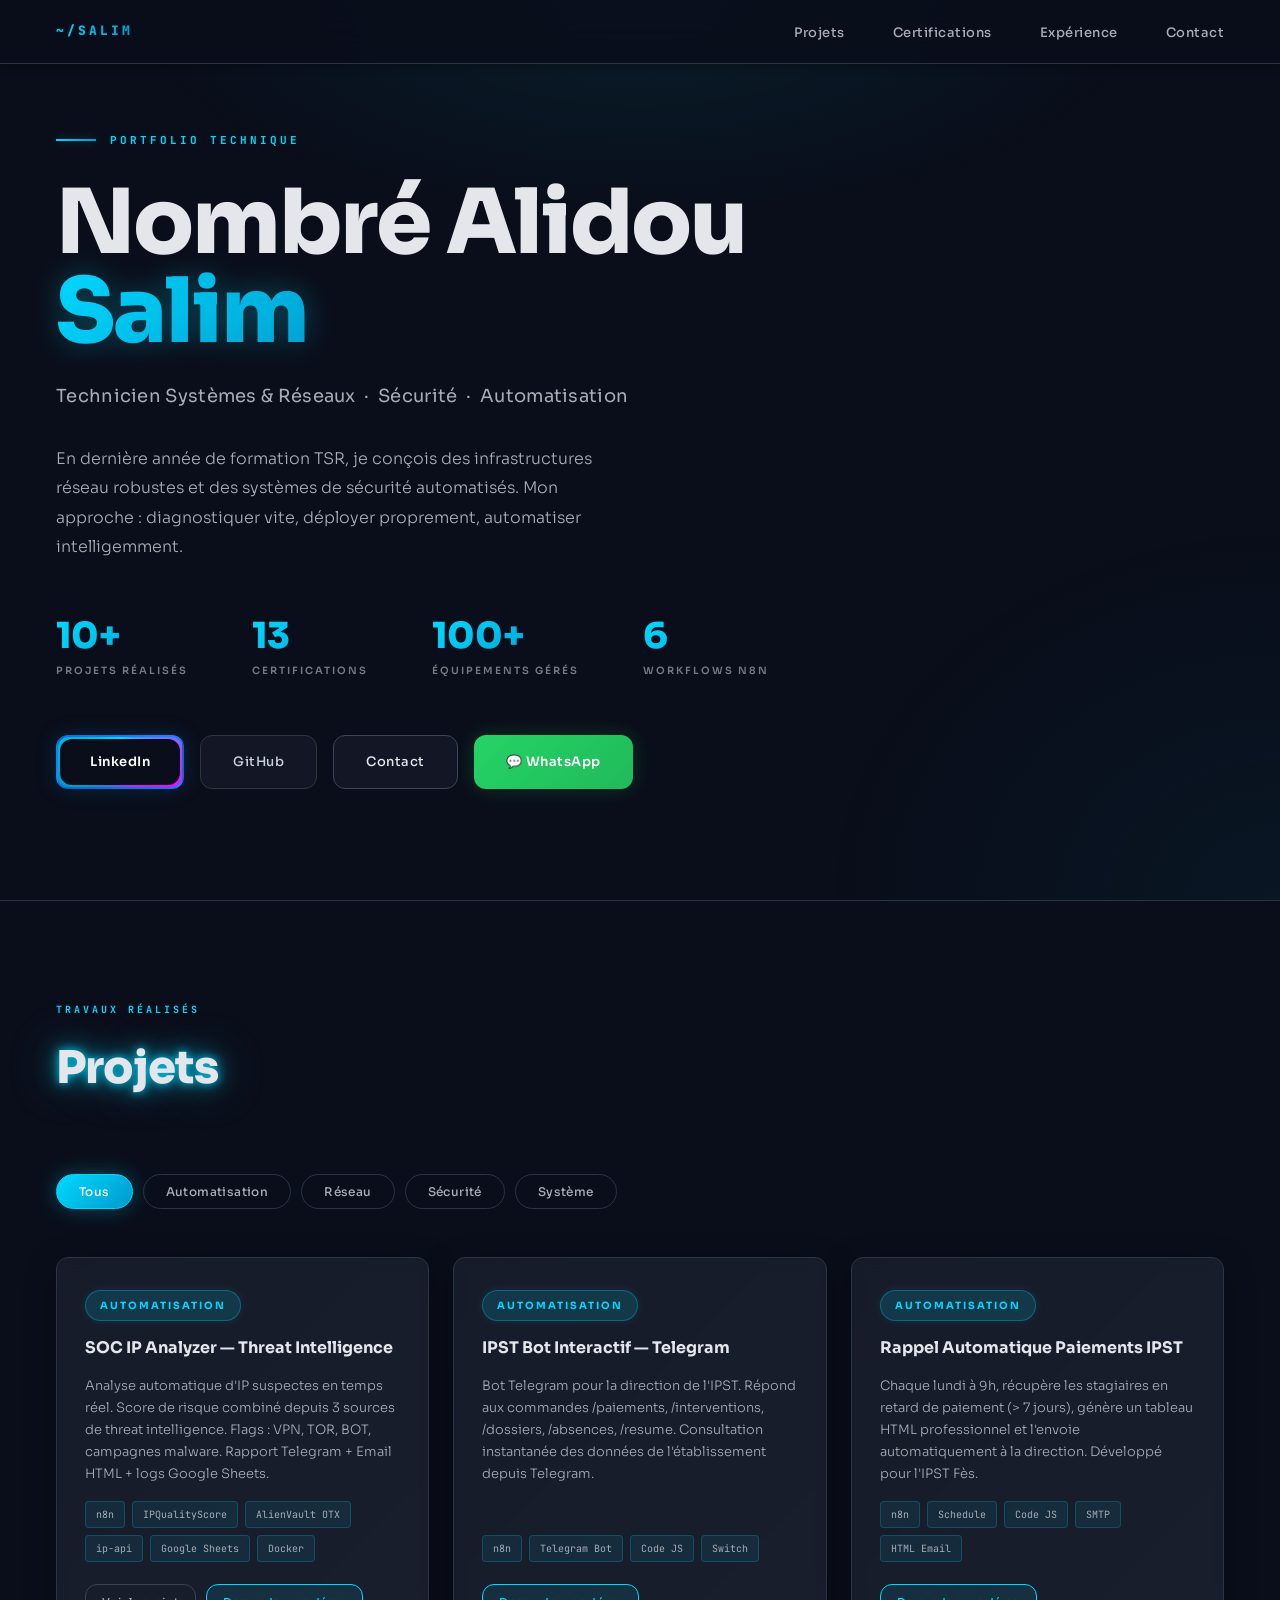
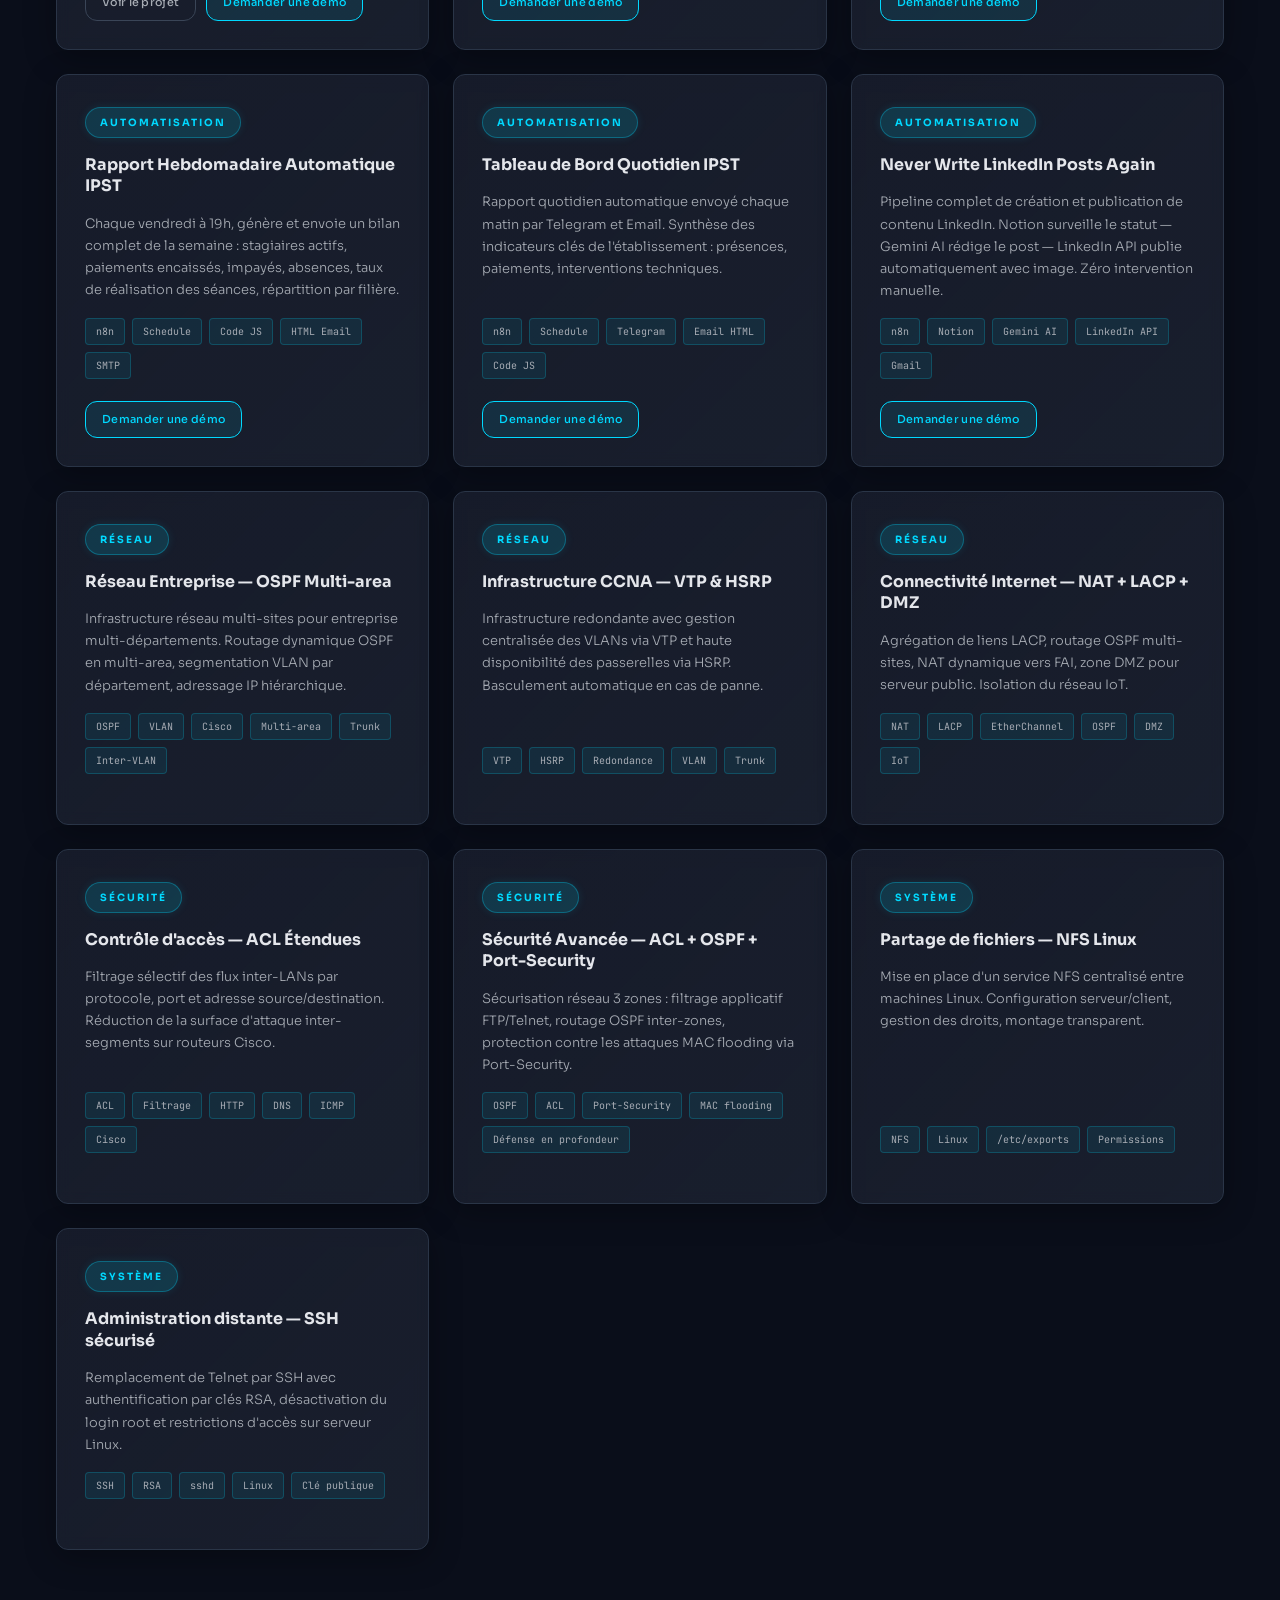
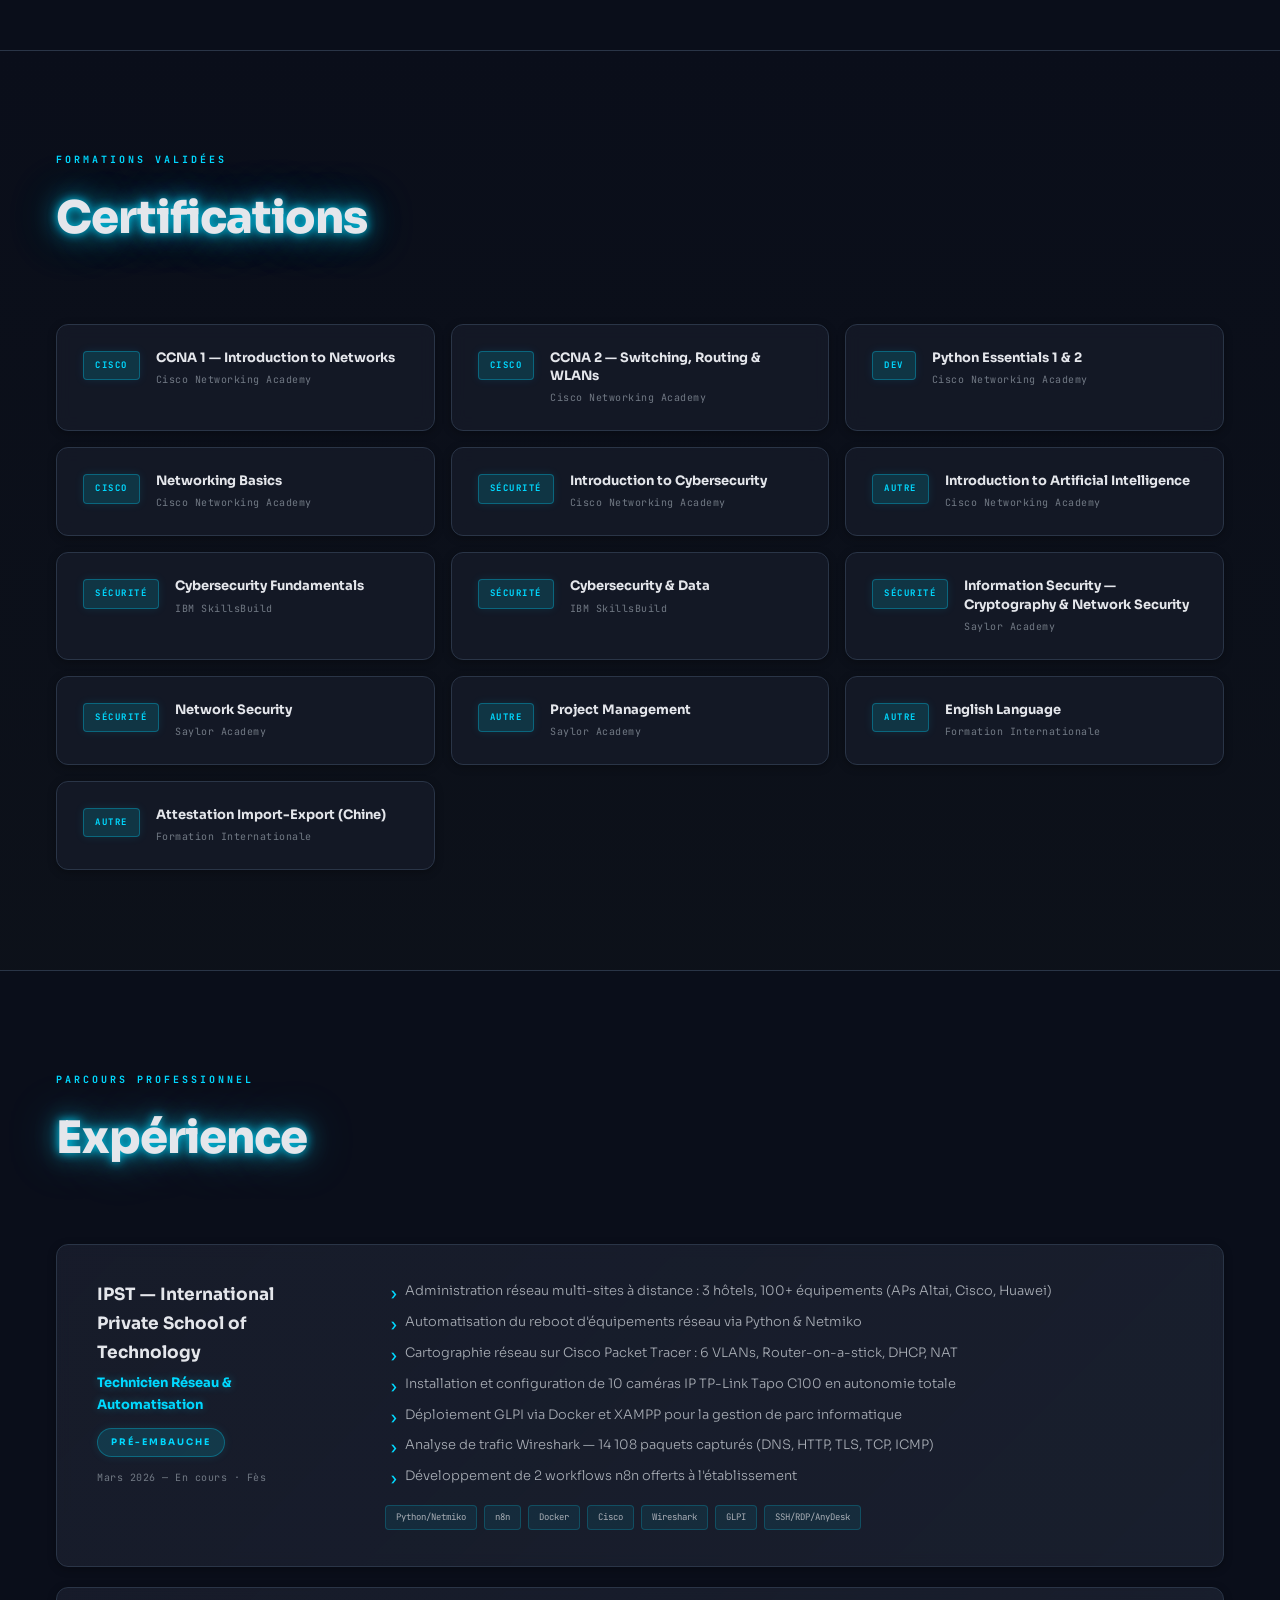
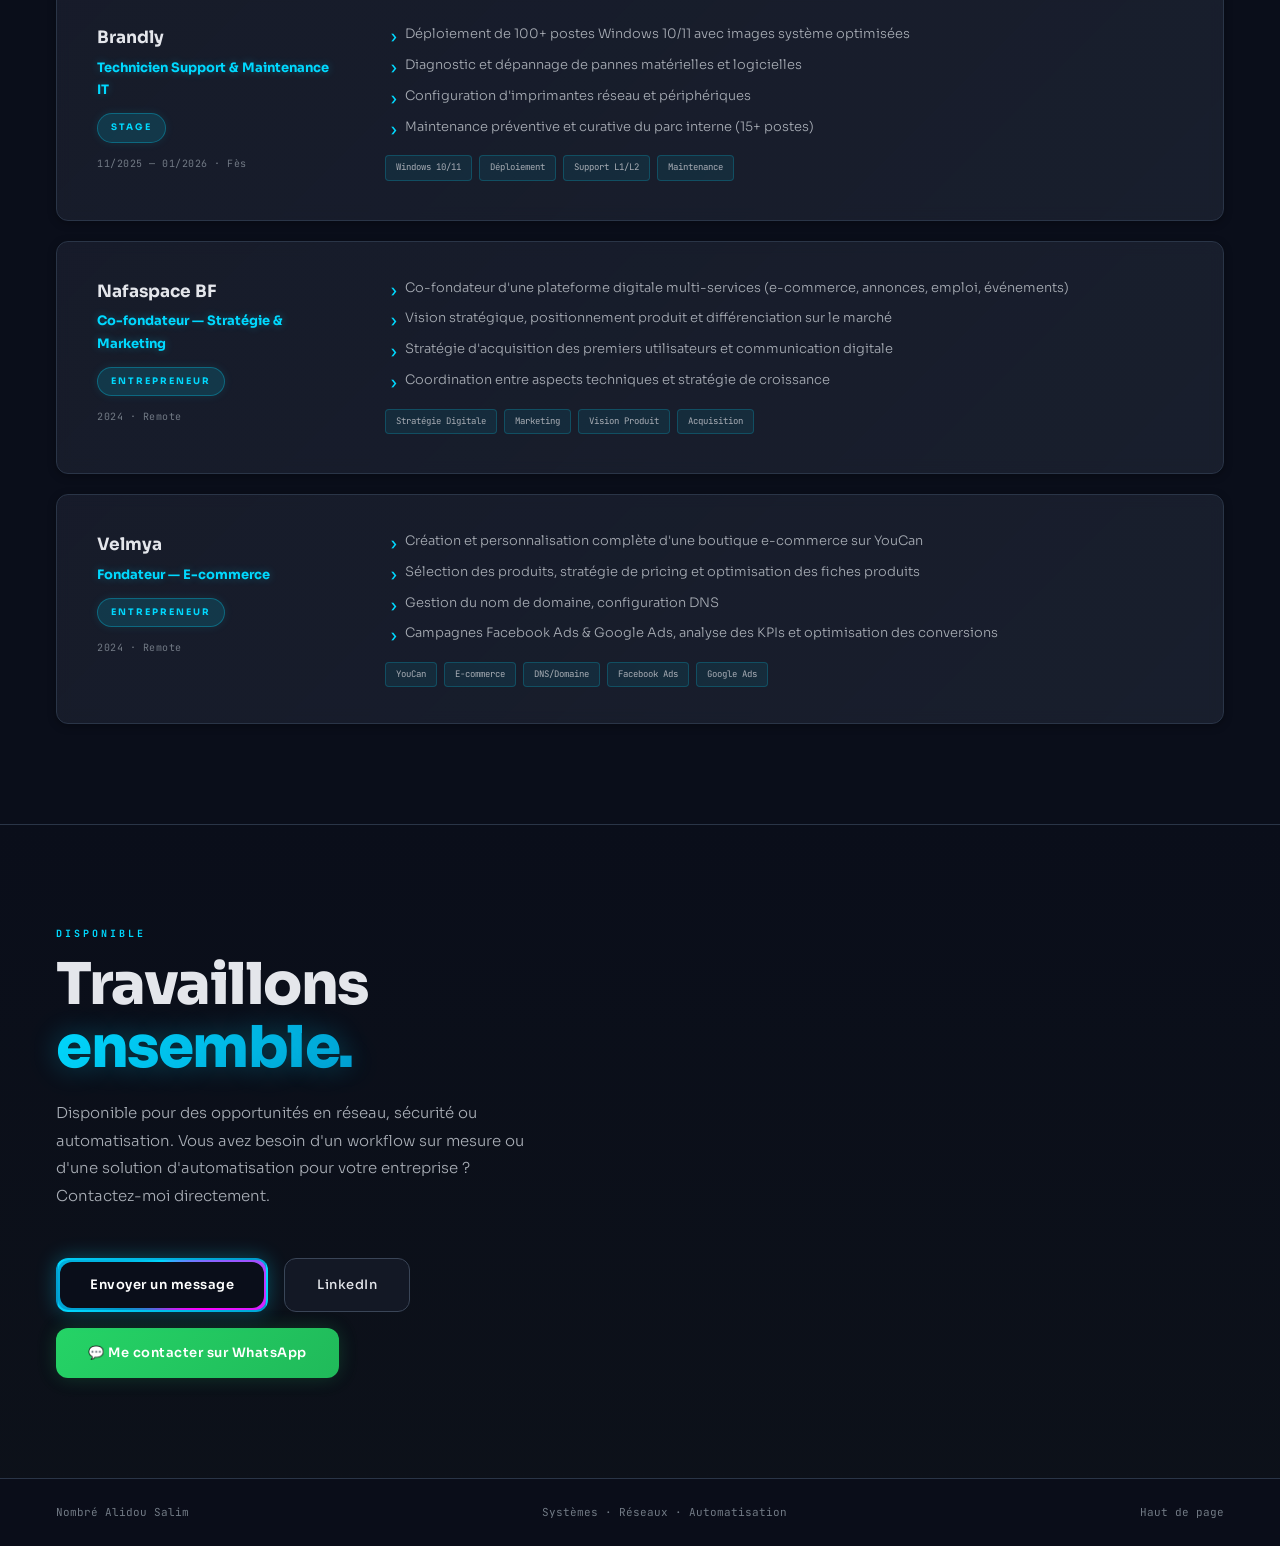
<file: index.html>
<!DOCTYPE html>
<html lang="fr">
<head>
  <meta charset="UTF-8">
  <meta name="viewport" content="width=device-width, initial-scale=1.0">
  <meta name="description" content="Nombré Alidou Salim — Technicien Systèmes & Réseaux. Infrastructure réseau, sécurité et automatisation. Fès, Maroc.">
  <title>Nombré Alidou Salim — Systèmes, Réseaux & Automatisation</title>
  <link rel="icon" type="image/svg+xml" href="data:image/svg+xml,%3Csvg xmlns='http://www.w3.org/2000/svg' viewBox='0 0 32 32'%3E%3Crect width='32' height='32' rx='5' fill='%230a0e1a'/%3E%3Ctext x='50%25' y='55%25' dominant-baseline='middle' text-anchor='middle' font-family='monospace' font-size='13' font-weight='700' fill='%233b82f6'%3ENS%3C/text%3E%3C/svg%3E">
  <link rel="stylesheet" href="style.css">
</head>
<body>
<nav>
  <div class="nav-logo"><span>~/</span>salim</div>
  <ul class="nav-links">
    <li><a href="#projects">Projets</a></li>
    <li><a href="#certifications">Certifications</a></li>
    <li><a href="#experience">Expérience</a></li>
    <li><a href="#contact">Contact</a></li>
  </ul>
  <button class="hamburger" id="hamburger" aria-label="Menu">
    <span></span><span></span><span></span>
  </button>
</nav>

<div class="mobile-menu" id="mobileMenu">
  <a href="#projects"       class="mobile-link">Projets</a>
  <a href="#certifications" class="mobile-link">Certifications</a>
  <a href="#experience"     class="mobile-link">Expérience</a>
  <a href="#contact"        class="mobile-link">Contact</a>
</div>

<section id="hero">
  <div class="hero-eyebrow">Portfolio Technique</div>
  <h1 class="hero-name">Nombré Alidou<br><span class="hl">Salim</span></h1>
  <p class="hero-role">Technicien Systèmes &amp; Réseaux &nbsp;·&nbsp; Sécurité &nbsp;·&nbsp; Automatisation</p>
  <p class="hero-bio">En dernière année de formation TSR, je conçois des infrastructures réseau robustes et des systèmes de sécurité automatisés. Mon approche : diagnostiquer vite, déployer proprement, automatiser intelligemment.</p>
  <div class="hero-stats">
    <div class="reveal"><div class="hero-stat-value">10+</div><div class="hero-stat-label">Projets réalisés</div></div>
    <div class="reveal"><div class="hero-stat-value">13</div><div class="hero-stat-label">Certifications</div></div>
    <div class="reveal"><div class="hero-stat-value">100+</div><div class="hero-stat-label">Équipements gérés</div></div>
    <div class="reveal"><div class="hero-stat-value">6</div><div class="hero-stat-label">Workflows n8n</div></div>
  </div>
  <div class="hero-links">
    <a href="https://linkedin.com/in/salim-nombre" target="_blank" rel="noopener" class="btn-primary">LinkedIn</a>
    <a href="https://github.com/Salim698"           target="_blank" rel="noopener" class="btn-outline">GitHub</a>
    <a href="https://mail.google.com/mail/?view=cm&to=salimnombre4@gmail.com&su=Contact - Portfolio" target="_blank" class="btn-outline">Contact</a>
    <!-- Hero -->
<a href="https://wa.me/22652271717" target="_blank" class="btn-whatsapp">
  💬 WhatsApp
</a>
  </div>
</section>

<section id="projects">
  <div class="section-inner">
    <div class="section-eyebrow">Travaux réalisés</div>
    <h2 class="section-title">Projets</h2>
    <div class="filter-bar"    id="filter-bar"></div>
    <div class="projects-grid" id="projects-grid"></div>
  </div>
</section>

<section id="certifications">
  <div class="section-inner">
    <div class="section-eyebrow">Formations validées</div>
    <h2 class="section-title">Certifications</h2>
    <div class="certs-grid" id="certs-grid"></div>
  </div>
</section>

<section id="experience">
  <div class="section-inner">
    <div class="section-eyebrow">Parcours professionnel</div>
    <h2 class="section-title">Expérience</h2>
    <div class="exp-list" id="exp-list"></div>
  </div>
</section>

<section id="contact">
  <div class="section-inner">
    <div class="contact-inner">
      <div class="section-eyebrow">Disponible</div>
      <h2 class="contact-title">Travaillons<br><span class="hl">ensemble.</span></h2>
      <p class="contact-sub">Disponible pour des opportunités en réseau, sécurité ou automatisation. Vous avez besoin d'un workflow sur mesure ou d'une solution d'automatisation pour votre entreprise ? Contactez-moi directement.</p>
      <div class="contact-actions">
        <a href="https://mail.google.com/mail/?view=cm&to=salimnombre4@gmail.com&su=Opportunite - Portfolio Salim" target="_blank" class="btn-primary">Envoyer un message</a>
        <a href="https://linkedin.com/in/salim-nombre" target="_blank" rel="noopener" class="btn-outline">LinkedIn</a>
        <!-- Contact -->
        <a href="https://wa.me/22652271717" target="_blank" class="btn-whatsapp">
          💬 Me contacter sur WhatsApp
        </a>
      </div>
    </div>
  </div>
</section>

<footer>
  <span>Nombré Alidou Salim</span>
  <span>Systèmes &middot; Réseaux &middot; Automatisation</span>
  <a href="#hero">Haut de page</a>
</footer>

<script>
/* ═══════════════════════════════════════════════════════
   DONNÉES — modifiez uniquement cette zone
═══════════════════════════════════════════════════════ */

var PROJECTS = [

  /* ── AUTOMATISATION n8n ──────────────────────────── */
  {
    title:   "SOC IP Analyzer — Threat Intelligence",
    cat:     "automatisation",
    tags:    ["n8n", "IPQualityScore", "AlienVault OTX", "ip-api", "Google Sheets", "Docker"],
    desc:    "Analyse automatique d'IP suspectes en temps réel. Score de risque combiné depuis 3 sources de threat intelligence. Flags : VPN, TOR, BOT, campagnes malware. Rapport Telegram + Email HTML + logs Google Sheets.",
    slug:    "soc-analyzer",
    contact: true
  },
  {
    title:   "IPST Bot Interactif — Telegram",
    cat:     "automatisation",
    tags:    ["n8n", "Telegram Bot", "Code JS", "Switch"],
    desc:    "Bot Telegram pour la direction de l'IPST. Répond aux commandes /paiements, /interventions, /dossiers, /absences, /resume. Consultation instantanée des données de l'établissement depuis Telegram.",
    slug:    "",
    contact: true
  },
  {
    title:   "Rappel Automatique Paiements IPST",
    cat:     "automatisation",
    tags:    ["n8n", "Schedule", "Code JS", "SMTP", "HTML Email"],
    desc:    "Chaque lundi à 9h, récupère les stagiaires en retard de paiement (> 7 jours), génère un tableau HTML professionnel et l'envoie automatiquement à la direction. Développé pour l'IPST Fès.",
    slug:    "",
    contact: true
  },
  {
    title:   "Rapport Hebdomadaire Automatique IPST",
    cat:     "automatisation",
    tags:    ["n8n", "Schedule", "Code JS", "HTML Email", "SMTP"],
    desc:    "Chaque vendredi à 19h, génère et envoie un bilan complet de la semaine : stagiaires actifs, paiements encaissés, impayés, absences, taux de réalisation des séances, répartition par filière.",
    slug:    "",
    contact: true
  },
  {
    title:   "Tableau de Bord Quotidien IPST",
    cat:     "automatisation",
    tags:    ["n8n", "Schedule", "Telegram", "Email HTML", "Code JS"],
    desc:    "Rapport quotidien automatique envoyé chaque matin par Telegram et Email. Synthèse des indicateurs clés de l'établissement : présences, paiements, interventions techniques.",
    slug:    "",
    contact: true
  },
  {
    title:   "Never Write LinkedIn Posts Again",
    cat:     "automatisation",
    tags:    ["n8n", "Notion", "Gemini AI", "LinkedIn API", "Gmail"],
    desc:    "Pipeline complet de création et publication de contenu LinkedIn. Notion surveille le statut — Gemini AI rédige le post — LinkedIn API publie automatiquement avec image. Zéro intervention manuelle.",
    slug:    "",
    contact: true
  },

  /* ── RÉSEAU ─────────────────────────────────────── */
  {
    title:   "Réseau Entreprise — OSPF Multi-area",
    cat:     "reseau",
    tags:    ["OSPF", "VLAN", "Cisco", "Multi-area", "Trunk", "Inter-VLAN"],
    desc:    "Infrastructure réseau multi-sites pour entreprise multi-départements. Routage dynamique OSPF en multi-area, segmentation VLAN par département, adressage IP hiérarchique.",
    slug:    "",
    contact: false
  },
  {
    title:   "Infrastructure CCNA — VTP & HSRP",
    cat:     "reseau",
    tags:    ["VTP", "HSRP", "Redondance", "VLAN", "Trunk"],
    desc:    "Infrastructure redondante avec gestion centralisée des VLANs via VTP et haute disponibilité des passerelles via HSRP. Basculement automatique en cas de panne.",
    slug:    "",
    contact: false
  },
  {
    title:   "Connectivité Internet — NAT + LACP + DMZ",
    cat:     "reseau",
    tags:    ["NAT", "LACP", "EtherChannel", "OSPF", "DMZ", "IoT"],
    desc:    "Agrégation de liens LACP, routage OSPF multi-sites, NAT dynamique vers FAI, zone DMZ pour serveur public. Isolation du réseau IoT.",
    slug:    "",
    contact: false
  },

  /* ── SÉCURITÉ ───────────────────────────────────── */
  {
    title:   "Contrôle d'accès — ACL Étendues",
    cat:     "securite",
    tags:    ["ACL", "Filtrage", "HTTP", "DNS", "ICMP", "Cisco"],
    desc:    "Filtrage sélectif des flux inter-LANs par protocole, port et adresse source/destination. Réduction de la surface d'attaque inter-segments sur routeurs Cisco.",
    slug:    "",
    contact: false
  },
  {
    title:   "Sécurité Avancée — ACL + OSPF + Port-Security",
    cat:     "securite",
    tags:    ["OSPF", "ACL", "Port-Security", "MAC flooding", "Défense en profondeur"],
    desc:    "Sécurisation réseau 3 zones : filtrage applicatif FTP/Telnet, routage OSPF inter-zones, protection contre les attaques MAC flooding via Port-Security.",
    slug:    "",
    contact: false
  },

  /* ── SYSTÈME ────────────────────────────────────── */
  {
    title:   "Partage de fichiers — NFS Linux",
    cat:     "systeme",
    tags:    ["NFS", "Linux", "/etc/exports", "Permissions"],
    desc:    "Mise en place d'un service NFS centralisé entre machines Linux. Configuration serveur/client, gestion des droits, montage transparent.",
    slug:    "",
    contact: false
  },
  {
    title:   "Administration distante — SSH sécurisé",
    cat:     "systeme",
    tags:    ["SSH", "RSA", "sshd", "Linux", "Clé publique"],
    desc:    "Remplacement de Telnet par SSH avec authentification par clés RSA, désactivation du login root et restrictions d'accès sur serveur Linux.",
    slug:    "",
    contact: false
  }

  /* ── NOUVEAU PROJET ─────────────────────────────
  ,{
    title:   "Mon nouveau projet",
    cat:     "reseau",
    tags:    ["Tag1", "Tag2"],
    desc:    "Description...",
    slug:    "",
    contact: false
  }
  ── */
];

var CERTIFICATIONS = [
  { title: "CCNA 1 — Introduction to Networks",                      issuer: "Cisco Networking Academy", cat: "cisco"    },
  { title: "CCNA 2 — Switching, Routing & WLANs",                    issuer: "Cisco Networking Academy", cat: "cisco"    },
  { title: "Python Essentials 1 & 2",                                issuer: "Cisco Networking Academy", cat: "dev"      },
  { title: "Networking Basics",                                      issuer: "Cisco Networking Academy", cat: "cisco"    },
  { title: "Introduction to Cybersecurity",                          issuer: "Cisco Networking Academy", cat: "security" },
  { title: "Introduction to Artificial Intelligence",                issuer: "Cisco Networking Academy", cat: "other"    },
  { title: "Cybersecurity Fundamentals",                             issuer: "IBM SkillsBuild",          cat: "security" },
  { title: "Cybersecurity & Data",                                   issuer: "IBM SkillsBuild",          cat: "security" },
  { title: "Information Security — Cryptography & Network Security", issuer: "Saylor Academy",           cat: "security" },
  { title: "Network Security",                                       issuer: "Saylor Academy",           cat: "security" },
  { title: "Project Management",                                     issuer: "Saylor Academy",           cat: "other"    },
  { title: "English Language",                                       issuer: "Formation Internationale", cat: "other"    },
  { title: "Attestation Import-Export (Chine)",                      issuer: "Formation Internationale", cat: "other"    }
];

var EXPERIENCE = [
  {
    company:  "IPST — International Private School of Technology",
    role:     "Technicien Réseau & Automatisation",
    type:     "Pré-embauche",
    typeCls:  "type-preembauche",
    period:   "Mars 2026 — En cours",
    location: "Fès",
    tasks: [
      "Administration réseau multi-sites à distance : 3 hôtels, 100+ équipements (APs Altai, Cisco, Huawei)",
      "Automatisation du reboot d'équipements réseau via Python & Netmiko",
      "Cartographie réseau sur Cisco Packet Tracer : 6 VLANs, Router-on-a-stick, DHCP, NAT",
      "Installation et configuration de 10 caméras IP TP-Link Tapo C100 en autonomie totale",
      "Déploiement GLPI via Docker et XAMPP pour la gestion de parc informatique",
      "Analyse de trafic Wireshark — 14 108 paquets capturés (DNS, HTTP, TLS, TCP, ICMP)",
      "Développement de 2 workflows n8n offerts à l'établissement"
    ],
    tags: ["Python/Netmiko", "n8n", "Docker", "Cisco", "Wireshark", "GLPI", "SSH/RDP/AnyDesk"]
  },
  {
    company:  "Brandly",
    role:     "Technicien Support & Maintenance IT",
    type:     "Stage",
    typeCls:  "type-stage",
    period:   "11/2025 — 01/2026",
    location: "Fès",
    tasks: [
      "Déploiement de 100+ postes Windows 10/11 avec images système optimisées",
      "Diagnostic et dépannage de pannes matérielles et logicielles",
      "Configuration d'imprimantes réseau et périphériques",
      "Maintenance préventive et curative du parc interne (15+ postes)"
    ],
    tags: ["Windows 10/11", "Déploiement", "Support L1/L2", "Maintenance"]
  },
  {
    company:  "Nafaspace BF",
    role:     "Co-fondateur — Stratégie & Marketing",
    type:     "Entrepreneur",
    typeCls:  "type-entrepreneur",
    period:   "2024",
    location: "Remote",
    tasks: [
      "Co-fondateur d'une plateforme digitale multi-services (e-commerce, annonces, emploi, événements)",
      "Vision stratégique, positionnement produit et différenciation sur le marché",
      "Stratégie d'acquisition des premiers utilisateurs et communication digitale",
      "Coordination entre aspects techniques et stratégie de croissance"
    ],
    tags: ["Stratégie Digitale", "Marketing", "Vision Produit", "Acquisition"]
  },
  {
    company:  "Velmya",
    role:     "Fondateur — E-commerce",
    type:     "Entrepreneur",
    typeCls:  "type-entrepreneur",
    period:   "2024",
    location: "Remote",
    tasks: [
      "Création et personnalisation complète d'une boutique e-commerce sur YouCan",
      "Sélection des produits, stratégie de pricing et optimisation des fiches produits",
      "Gestion du nom de domaine, configuration DNS",
      "Campagnes Facebook Ads & Google Ads, analyse des KPIs et optimisation des conversions"
    ],
    tags: ["YouCan", "E-commerce", "DNS/Domaine", "Facebook Ads", "Google Ads"]
  }
];

/* ═══════════════════════════════════════════════════════
   MOTEUR — ne pas modifier
═══════════════════════════════════════════════════════ */
var CAT_LABEL = { reseau:"Réseau", securite:"Sécurité", systeme:"Système", automatisation:"Automatisation" };
var CAT_BADGE  = { cisco:"Cisco", security:"Sécurité", dev:"Dev", cloud:"Cloud", other:"Autre" };
var CAT_CLS    = { cisco:"badge-cisco", security:"badge-security", dev:"badge-dev", cloud:"badge-cloud", other:"badge-other" };
var GMAIL = "https://mail.google.com/mail/?view=cm&to=salimnombre4@gmail.com&su=";

/* filtres */
var filterBar = document.getElementById("filter-bar");
var grid      = document.getElementById("projects-grid");
var cats = ["all"];
for (var i = 0; i < PROJECTS.length; i++) {
  if (cats.indexOf(PROJECTS[i].cat) === -1) cats.push(PROJECTS[i].cat);
}
for (var j = 0; j < cats.length; j++) {
  (function(c) {
    var btn = document.createElement("button");
    btn.className = "filter-btn" + (c === "all" ? " active" : "");
    btn.textContent = c === "all" ? "Tous" : (CAT_LABEL[c] || c);
    btn.addEventListener("click", function() {
      var all = document.querySelectorAll(".filter-btn");
      for (var k = 0; k < all.length; k++) all[k].classList.remove("active");
      btn.classList.add("active");
      renderProjects(c);
    });
    filterBar.appendChild(btn);
  })(cats[j]);
}

function renderProjects(filter) {
  grid.innerHTML = "";
  var list = [];
  for (var i = 0; i < PROJECTS.length; i++) {
    if (filter === "all" || PROJECTS[i].cat === filter) list.push(PROJECTS[i]);
  }
  for (var i = 0; i < list.length; i++) {
    var p = list[i];
    var tagsHtml = "";
    for (var t = 0; t < p.tags.length; t++) tagsHtml += "<span class='project-tag'>" + p.tags[t] + "</span>";
    var actionsHtml = "";
    if (p.slug) actionsHtml += "<a href='projects/" + p.slug + "/' class='btn-card btn-card-outline'>Voir le projet</a>";
    if (p.contact) actionsHtml += "<a href='" + GMAIL + "Demande demo - " + encodeURIComponent(p.title) + "' target='_blank' class='btn-card btn-card-contact'>Demander une démo</a>";
    var card = document.createElement("div");
    card.className = "project-card reveal";
    card.innerHTML =
      "<div><span class='project-cat cat-" + p.cat + "'>" + (CAT_LABEL[p.cat] || p.cat) + "</span></div>" +
      "<div class='project-title'>" + p.title + "</div>" +
      "<div class='project-desc'>"  + p.desc  + "</div>" +
      "<div class='project-tags'>"  + tagsHtml + "</div>" +
      "<div class='project-actions'>" + actionsHtml + "</div>";
    grid.appendChild(card);
  }
  setTimeout(function() {
    var cards = grid.querySelectorAll(".reveal");
    for (var i = 0; i < cards.length; i++) cards[i].classList.add("visible");
  }, 60);
}
renderProjects("all");

/* certifications */
var certsGrid = document.getElementById("certs-grid");
for (var i = 0; i < CERTIFICATIONS.length; i++) {
  var c = CERTIFICATIONS[i];
  var card = document.createElement("div");
  card.className = "cert-card reveal";
  card.innerHTML =
    "<span class='cert-badge " + (CAT_CLS[c.cat] || "badge-other") + "'>" + (CAT_BADGE[c.cat] || "Autre") + "</span>" +
    "<div><div class='cert-title'>" + c.title + "</div><div class='cert-issuer'>" + c.issuer + "</div></div>";
  certsGrid.appendChild(card);
}

/* expérience */
var expList = document.getElementById("exp-list");
for (var i = 0; i < EXPERIENCE.length; i++) {
  var x = EXPERIENCE[i];
  var tasksHtml = "";
  for (var t = 0; t < x.tasks.length; t++) tasksHtml += "<li>" + x.tasks[t] + "</li>";
  var tagsHtml = "";
  for (var t = 0; t < x.tags.length; t++) tagsHtml += "<span class='exp-tag'>" + x.tags[t] + "</span>";
  var card = document.createElement("div");
  card.className = "exp-card reveal";
  card.innerHTML =
    "<div class='exp-meta'>" +
      "<div class='exp-company'>" + x.company + "</div>" +
      "<div class='exp-role'>" + x.role + "</div>" +
      "<span class='exp-type-badge " + x.typeCls + "'>" + x.type + "</span>" +
      "<div class='exp-period'>" + x.period + " &middot; " + x.location + "</div>" +
    "</div>" +
    "<div><ul class='exp-tasks'>" + tasksHtml + "</ul><div class='exp-tags'>" + tagsHtml + "</div></div>";
  expList.appendChild(card);
}

/* hamburger */
var hamburger  = document.getElementById("hamburger");
var mobileMenu = document.getElementById("mobileMenu");
hamburger.addEventListener("click", function() {
  var open = hamburger.classList.toggle("open");
  if (open) { mobileMenu.classList.add("open"); document.body.style.overflow = "hidden"; }
  else { mobileMenu.classList.remove("open"); document.body.style.overflow = ""; }
});
var mobileLinks = document.querySelectorAll(".mobile-link");
for (var i = 0; i < mobileLinks.length; i++) {
  mobileLinks[i].addEventListener("click", function() {
    hamburger.classList.remove("open");
    mobileMenu.classList.remove("open");
    document.body.style.overflow = "";
  });
}

/* reveal */
var obs = new IntersectionObserver(function(entries) {
  for (var i = 0; i < entries.length; i++) {
    if (entries[i].isIntersecting) {
      (function(el, idx) {
        setTimeout(function() { el.classList.add("visible"); }, idx * 70);
      })(entries[i].target, i);
      obs.unobserve(entries[i].target);
    }
  }
}, { threshold: 0.05 });
function observeAll() {
  var els = document.querySelectorAll(".reveal");
  for (var i = 0; i < els.length; i++) {
    var r = els[i].getBoundingClientRect();
    if (r.top < window.innerHeight) els[i].classList.add("visible");
    else obs.observe(els[i]);
  }
}
window.addEventListener("load", observeAll);
observeAll();

</script>
  
</body>
</html>
</file>
<file: style.css>
@import url('https://fonts.googleapis.com/css2?family=Sora:wght@300;400;500;600;700;800&family=JetBrains+Mono:wght@400;500&display=swap');

/* ══════════════════════════════════════════════════════════
   VARIABLES CSS & PROPRIÉTÉS PERSONNALISÉES
   ══════════════════════════════════════════════════════════ */
:root {
  --bg:             #0a0e1a;
  --bg-light:       #0f1419;
  --surface:        #1a1f2e;
  --surface2:       #232a3a;
  --border:         #2a3547;
  --border2:        #3a4557;

  --text-primary:   #e4e6eb;
  --text-secondary: #a8adb5;
  --text-muted:     #727a85;

  --accent:         #00d9ff;
  --accent-alt:     #00a8e8;
  --accent-glow:    rgba(0, 217, 255, 0.3);
  
  --gradient-1:     linear-gradient(135deg, #00d9ff 0%, #0099cc 100%);
  --gradient-2:     linear-gradient(135deg, #00d9ff 0%, #ff00ff 100%);
  --gradient-3:     linear-gradient(135deg, #0099cc 0%, #00d9ff 50%, #ff00ff 100%);

  --mono:           'JetBrains Mono', monospace;
  --sans:           'Sora', sans-serif;
  --r:              12px;

  --shadow-sm:      0 2px 8px rgba(0, 0, 0, 0.3);
  --shadow-md:      0 8px 24px rgba(0, 217, 255, 0.15);
  --shadow-lg:      0 20px 48px rgba(0, 217, 255, 0.2);
  --shadow-xl:      0 32px 64px rgba(0, 0, 0, 0.4);
}

/* ══════════════════════════════════════════════════════════
   RESET & BASE
   ══════════════════════════════════════════════════════════ */
*, *::before, *::after {
  margin: 0;
  padding: 0;
  box-sizing: border-box;
}

html {
  scroll-behavior: smooth;
  scroll-padding-top: 70px;
}

body {
  font-family: var(--sans);
  background: var(--bg);
  color: var(--text-primary);
  line-height: 1.7;
  overflow-x: hidden;
  position: relative;
}

/* Arrière-plan dynamique animé */
body::before {
  content: '';
  position: fixed;
  inset: 0;
  background:
    radial-gradient(ellipse 80% 50% at 50% 0%, rgba(0, 217, 255, 0.08) 0%, transparent 50%),
    radial-gradient(ellipse 60% 70% at 100% 100%, rgba(0, 153, 204, 0.06) 0%, transparent 60%);
  pointer-events: none;
  z-index: 0;
  animation: bgShift 12s ease-in-out infinite;
}

@keyframes bgShift {
  0%, 100% {
    background:
      radial-gradient(ellipse 80% 50% at 50% 0%, rgba(0, 217, 255, 0.08) 0%, transparent 50%),
      radial-gradient(ellipse 60% 70% at 100% 100%, rgba(0, 153, 204, 0.06) 0%, transparent 60%);
  }
  50% {
    background:
      radial-gradient(ellipse 70% 60% at 50% 10%, rgba(0, 217, 255, 0.1) 0%, transparent 55%),
      radial-gradient(ellipse 70% 60% at 90% 90%, rgba(0, 153, 204, 0.08) 0%, transparent 65%);
  }
}

a {
  color: inherit;
  text-decoration: none;
}

img {
  display: block;
  max-width: 100%;
}

button {
  font-family: var(--sans);
  border: none;
  background: none;
  cursor: pointer;
}

/* ══════════════════════════════════════════════════════════
   NAVIGATION
   ══════════════════════════════════════════════════════════ */
nav {
  position: fixed;
  top: 0;
  left: 0;
  right: 0;
  z-index: 100;
  height: 64px;
  padding: 0 56px;
  display: flex;
  align-items: center;
  justify-content: space-between;
  background: rgba(10, 14, 26, 0.85);
  backdrop-filter: blur(16px);
  border-bottom: 1px solid var(--border);
  box-shadow: var(--shadow-sm);
}

.nav-logo {
  font-family: var(--mono);
  font-size: 13px;
  letter-spacing: 3px;
  text-transform: uppercase;
  background: var(--gradient-1);
  -webkit-background-clip: text;
  -webkit-text-fill-color: transparent;
  background-clip: text;
  font-weight: 800;
  position: relative;
}

.nav-logo span {
  color: var(--text-muted);
}

.nav-links {
  display: flex;
  gap: 48px;
  list-style: none;
}

.nav-links a {
  font-size: 13px;
  font-weight: 500;
  color: var(--text-secondary);
  letter-spacing: 0.5px;
  transition: all 0.3s cubic-bezier(0.4, 0, 0.2, 1);
  position: relative;
  padding-bottom: 4px;
}

.nav-links a::after {
  content: '';
  position: absolute;
  bottom: -4px;
  left: 0;
  width: 0;
  height: 2px;
  background: var(--gradient-1);
  transition: width 0.4s cubic-bezier(0.4, 0, 0.2, 1);
}

.nav-links a:hover {
  color: var(--accent);
}

.nav-links a:hover::after {
  width: 100%;
}

.hamburger {
  display: none;
  flex-direction: column;
  gap: 5px;
  padding: 4px;
}

.hamburger span {
  display: block;
  width: 20px;
  height: 2px;
  background: var(--accent);
  transition: all 0.3s;
  border-radius: 1px;
}

.hamburger.open span:nth-child(1) {
  transform: translateY(6.5px) rotate(45deg);
}

.hamburger.open span:nth-child(2) {
  opacity: 0;
}

.hamburger.open span:nth-child(3) {
  transform: translateY(-6.5px) rotate(-45deg);
}

.mobile-menu {
  position: fixed;
  inset: 0;
  background: rgba(10, 14, 26, 0.98);
  z-index: 90;
  display: flex;
  flex-direction: column;
  align-items: center;
  justify-content: center;
  gap: 32px;
  transform: translateX(100%);
  transition: transform 0.35s cubic-bezier(0.4, 0, 0.2, 1);
}

.mobile-menu.open {
  transform: translateX(0);
}

.mobile-menu a {
  font-size: 20px;
  font-weight: 600;
  color: var(--accent);
  transition: all 0.2s;
}

.mobile-menu a:hover {
  color: #00ffff;
}

/* ══════════════════════════════════════════════════════════
   HERO SECTION
   ══════════════════════════════════════════════════════════ */
#hero {
  position: relative;
  z-index: 1;
  min-height: 100vh;
  display: flex;
  flex-direction: column;
  justify-content: center;
  padding: 100px 56px 80px;
  max-width: 1000px;
}

.hero-eyebrow {
  font-family: var(--mono);
  font-size: 11px;
  letter-spacing: 3px;
  text-transform: uppercase;
  color: var(--accent);
  margin-bottom: 28px;
  display: flex;
  align-items: center;
  gap: 14px;
  font-weight: 700;
  animation: slideInLeft 0.8s ease-out;
}

.hero-eyebrow::before {
  content: '';
  display: block;
  width: 40px;
  height: 2px;
  background: var(--gradient-1);
  box-shadow: 0 0 10px var(--accent-glow);
}

.hero-name {
  font-size: clamp(56px, 7vw, 92px);
  font-weight: 800;
  line-height: 1.0;
  letter-spacing: -2px;
  margin-bottom: 24px;
  color: var(--text-primary);
  animation: slideInUp 0.8s ease-out 0.1s both;
}

.hero-name .hl {
  background: var(--gradient-1);
  -webkit-background-clip: text;
  -webkit-text-fill-color: transparent;
  background-clip: text;
  text-shadow: 0 0 30px var(--accent-glow);
}

.hero-role {
  font-size: 18px;
  font-weight: 400;
  color: var(--text-secondary);
  margin-bottom: 32px;
  letter-spacing: 0.3px;
  animation: slideInUp 0.8s ease-out 0.2s both;
}

.hero-bio {
  font-size: 16px;
  color: var(--text-secondary);
  max-width: 580px;
  line-height: 1.85;
  margin-bottom: 56px;
  font-weight: 300;
  animation: slideInUp 0.8s ease-out 0.3s both;
}

.hero-stats {
  display: flex;
  gap: 64px;
  margin-bottom: 56px;
  flex-wrap: wrap;
  animation: slideInUp 0.8s ease-out 0.4s both;
}

.hero-stat-value {
  font-size: 36px;
  font-weight: 800;
  background: var(--gradient-1);
  -webkit-background-clip: text;
  -webkit-text-fill-color: transparent;
  background-clip: text;
  line-height: 1;
}

.hero-stat-label {
  font-size: 10px;
  font-weight: 600;
  letter-spacing: 2px;
  text-transform: uppercase;
  color: var(--text-muted);
  margin-top: 8px;
}

.hero-links {
  display: flex;
  gap: 16px;
  flex-wrap: wrap;
  animation: slideInUp 0.8s ease-out 0.5s both;
}

/* ══════════════════════════════════════════════════════════
   ANIMATIONS KEYFRAMES
   ══════════════════════════════════════════════════════════ */
@keyframes slideInLeft {
  from {
    opacity: 0;
    transform: translateX(-32px);
  }
  to {
    opacity: 1;
    transform: translateX(0);
  }
}

@keyframes slideInUp {
  from {
    opacity: 0;
    transform: translateY(28px);
  }
  to {
    opacity: 1;
    transform: translateY(0);
  }
}

@keyframes gradientRotate {
  0% {
    background-position: 0% 50%;
  }
  50% {
    background-position: 100% 50%;
  }
  100% {
    background-position: 0% 50%;
  }
}

@keyframes glow {
  0%, 100% {
    box-shadow:
      0 0 20px var(--accent-glow),
      0 0 40px rgba(0, 217, 255, 0.1),
      inset 0 0 20px rgba(0, 217, 255, 0.05);
  }
  50% {
    box-shadow:
      0 0 30px var(--accent-glow),
      0 0 60px rgba(0, 217, 255, 0.15),
      inset 0 0 30px rgba(0, 217, 255, 0.1);
  }
}

@keyframes float {
  0%, 100% {
    transform: translateY(0px);
  }
  50% {
    transform: translateY(-8px);
  }
}

/* ══════════════════════════════════════════════════════════
   BUTTONS - SUPER STYLISÉS
   ══════════════════════════════════════════════════════════ */
.btn-primary {
  display: inline-flex;
  align-items: center;
  gap: 8px;
  padding: 14px 32px;
  position: relative;
  border: 2px solid transparent;
  font-size: 13px;
  font-weight: 600;
  letter-spacing: 0.5px;
  border-radius: var(--r);
  cursor: pointer;
  overflow: hidden;
  transition: all 0.3s cubic-bezier(0.4, 0, 0.2, 1);
  z-index: 1;
}

.btn-primary::before {
  content: '';
  position: absolute;
  top: -50%;
  left: -50%;
  width: 200%;
  height: 200%;
  background: conic-gradient(from 0deg, #00d9ff, #ff00ff, #0099cc, #00d9ff);
  animation: gradientRotate 4s linear infinite;
  z-index: -2;
}

.btn-primary::after {
  content: '';
  position: absolute;
  inset: 2px;
  background: var(--bg);
  border-radius: var(--r);
  z-index: -1;
}

.btn-primary {
  background: var(--gradient-1);
  color: #fff;
  box-shadow: 0 0 20px var(--accent-glow), inset 0 1px 0 rgba(255, 255, 255, 0.1);
}

.btn-primary:hover {
  transform: translateY(-3px) scale(1.02);
  box-shadow: 0 0 40px var(--accent-glow), 0 12px 32px rgba(0, 217, 255, 0.25);
}

.btn-primary:active {
  transform: translateY(-1px) scale(1);
}

/* LinkedIn - Couleur officielle visible (hero + contact) */
a.btn-primary[href*="linkedin"],
.contact-actions a.btn-primary[href*="linkedin"],
.hero-links a.btn-primary[href*="linkedin"] {
  background: linear-gradient(135deg, #0A66C2 0%, #0a8cff 100%) !important;
  color: #fff !important;
  box-shadow: 0 0 20px rgba(10, 102, 194, 0.25) !important;
}

a.btn-primary[href*="linkedin"]:hover,
.contact-actions a.btn-primary[href*="linkedin"]:hover,
.hero-links a.btn-primary[href*="linkedin"]:hover {
  box-shadow: 0 0 40px rgba(10, 102, 194, 0.5), 0 12px 32px rgba(10, 102, 194, 0.35) !important;
  transform: translateY(-3px) scale(1.02);
}

.btn-outline {
  display: inline-flex;
  align-items: center;
  gap: 8px;
  padding: 14px 32px;
  border: 1.5px solid var(--border2);
  color: var(--text-primary);
  font-size: 13px;
  font-weight: 500;
  letter-spacing: 0.5px;
  border-radius: var(--r);
  background: rgba(26, 31, 46, 0.6);
  backdrop-filter: blur(8px);
  transition: all 0.3s cubic-bezier(0.4, 0, 0.2, 1);
  cursor: pointer;
  position: relative;
  overflow: hidden;
}

.btn-outline::before {
  content: '';
  position: absolute;
  inset: 0;
  background: var(--gradient-1);
  opacity: 0;
  transition: opacity 0.3s;
  z-index: -1;
}

.btn-outline:hover {
  border-color: var(--accent);
  color: #fff;
  transform: translateY(-3px);
  box-shadow: 0 0 30px var(--accent-glow), var(--shadow-md);
}

.btn-outline:hover::before {
  opacity: 0.1;
}

/* GitHub - Couleur officielle */
a.btn-outline[href*="github"] {
  border-color: #30363d;
  color: #c9d1d9;
}

a.btn-outline[href*="github"]:hover {
  border-color: #58a6ff;
  color: #c9d1d9;
  background: rgba(88, 166, 255, 0.1);
  box-shadow: 0 0 30px rgba(88, 166, 255, 0.2);
}

.btn-whatsapp {
  display: inline-flex;
  align-items: center;
  gap: 8px;
  padding: 14px 32px;
  background: linear-gradient(135deg, #25d366 0%, #20ba5a 100%);
  color: #fff;
  font-size: 13px;
  font-weight: 600;
  letter-spacing: 0.5px;
  border-radius: var(--r);
  cursor: pointer;
  transition: all 0.3s cubic-bezier(0.4, 0, 0.2, 1);
  box-shadow: 0 0 20px rgba(37, 211, 102, 0.2);
}

.btn-whatsapp:hover {
  transform: translateY(-3px) scale(1.02);
  box-shadow: 0 0 40px rgba(37, 211, 102, 0.4), 0 12px 32px rgba(37, 211, 102, 0.25);
}

/* ══════════════════════════════════════════════════════════
   SECTIONS
   ══════════════════════════════════════════════════════════ */
section {
  position: relative;
  z-index: 1;
}

.section-inner {
  max-width: 1200px;
  margin: 0 auto;
}

.section-eyebrow {
  font-family: var(--mono);
  font-size: 10px;
  letter-spacing: 3px;
  text-transform: uppercase;
  color: var(--accent);
  margin-bottom: 12px;
  font-weight: 700;
}

.section-title {
  font-size: clamp(32px, 3.5vw, 48px);
  font-weight: 800;
  letter-spacing: -1px;
  margin-bottom: 52px;
  color: var(--text-primary);
  position: relative;
  display: inline-block;
  padding-bottom: 16px;
  animation: float 3s ease-in-out infinite, titleGlow 3s ease-in-out infinite;
  text-shadow:
    0 0 10px rgba(0, 217, 255, 0.9),
    0 0 25px rgba(0, 217, 255, 0.6),
    0 0 50px rgba(0, 217, 255, 0.35),
    0 0 80px rgba(0, 217, 255, 0.15);
}

@keyframes titleGlow {
  0%, 100% {
    text-shadow:
      0 0 10px rgba(0, 217, 255, 0.9),
      0 0 25px rgba(0, 217, 255, 0.6),
      0 0 50px rgba(0, 217, 255, 0.35),
      0 0 80px rgba(0, 217, 255, 0.15);
    color: var(--text-primary);
  }
  50% {
    text-shadow:
      0 0 15px rgba(0, 217, 255, 1),
      0 0 35px rgba(0, 217, 255, 0.8),
      0 0 70px rgba(0, 217, 255, 0.5),
      0 0 120px rgba(0, 217, 255, 0.25),
      0 0 160px rgba(0, 217, 255, 0.1);
    color: #ffffff;
  }
}

/* ══════════════════════════════════════════════════════════
   CURSEUR PERSONNALISÉ
   ══════════════════════════════════════════════════════════ */
.cursor-dot {
  position: fixed;
  top: 0; left: 0;
  width: 8px; height: 8px;
  background: var(--accent);
  border-radius: 50%;
  pointer-events: none;
  z-index: 9999;
  transform: translate(-50%, -50%);
  transition: transform 0.1s ease, background 0.2s;
  box-shadow: 0 0 10px var(--accent), 0 0 20px rgba(0, 217, 255, 0.5);
}

.cursor-ring {
  position: fixed;
  top: 0; left: 0;
  width: 36px; height: 36px;
  border: 1.5px solid rgba(0, 217, 255, 0.6);
  border-radius: 50%;
  pointer-events: none;
  z-index: 9998;
  transform: translate(-50%, -50%);
  transition: width 0.2s ease, height 0.2s ease, border-color 0.2s;
}

.cursor-ring.hovering {
  width: 52px; height: 52px;
  border-color: var(--accent);
  box-shadow: 0 0 15px rgba(0, 217, 255, 0.3);
}

.cursor-dot.clicking {
  transform: translate(-50%, -50%) scale(0.4);
  background: #fff;
}

.section-title::after {
  content: '';
  position: absolute;
  bottom: 0;
  left: 0;
  width: 0;
  height: 3px;
  background: var(--gradient-1);
  box-shadow: 0 0 15px var(--accent-glow);
  transition: width 0.6s cubic-bezier(0.25, 0.46, 0.45, 0.94);
  border-radius: 2px;
}

.section-title:hover::after {
  width: 100%;
}

/* ══════════════════════════════════════════════════════════
   PROJECTS
   ══════════════════════════════════════════════════════════ */
#projects {
  padding: 100px 56px;
  border-top: 1px solid var(--border);
}

.filter-bar {
  display: flex;
  gap: 10px;
  flex-wrap: wrap;
  margin-bottom: 48px;
}

.filter-btn {
  font-size: 12px;
  font-weight: 500;
  letter-spacing: 0.4px;
  padding: 9px 22px;
  border: 1.5px solid var(--border);
  color: var(--text-secondary);
  border-radius: 100px;
  cursor: pointer;
  transition: all 0.3s cubic-bezier(0.4, 0, 0.2, 1);
  background: transparent;
}

.filter-btn:hover {
  border-color: var(--accent);
  color: var(--accent);
  background: rgba(0, 217, 255, 0.1);
  transform: translateY(-2px);
  box-shadow: 0 0 15px rgba(0, 217, 255, 0.2);
}

.filter-btn.active {
  border-color: var(--accent);
  color: #fff;
  background: var(--gradient-1);
  box-shadow: 0 0 20px var(--accent-glow);
}

.projects-grid {
  display: grid;
  grid-template-columns: repeat(auto-fill, minmax(360px, 1fr));
  gap: 24px;
}

.project-card {
  background: linear-gradient(135deg, rgba(26, 31, 46, 0.8) 0%, rgba(35, 42, 58, 0.6) 100%);
  border: 1px solid var(--border);
  border-radius: var(--r);
  padding: 32px 28px 28px;
  display: flex;
  flex-direction: column;
  gap: 16px;
  backdrop-filter: blur(8px);
  box-shadow: 0 8px 32px rgba(0, 0, 0, 0.3);
  transition: all 0.3s cubic-bezier(0.4, 0, 0.2, 1);
  position: relative;
  overflow: hidden;
}

.project-card::before {
  content: '';
  position: absolute;
  inset: 0;
  background: radial-gradient(circle at 0% 0%, rgba(0, 217, 255, 0.1) 0%, transparent 50%);
  opacity: 0;
  transition: opacity 0.3s;
  pointer-events: none;
}

.project-card::after {
  content: '';
  position: absolute;
  top: 0;
  left: 0;
  right: 0;
  height: 1px;
  background: linear-gradient(90deg, transparent 0%, var(--accent) 50%, transparent 100%);
  transform: scaleX(0);
  transform-origin: left;
  transition: transform 0.4s cubic-bezier(0.4, 0, 0.2, 1);
}

.project-card:hover {
  border-color: var(--accent);
  transform: translateY(-6px);
  box-shadow: 0 0 30px var(--accent-glow), 0 20px 40px rgba(0, 0, 0, 0.4);
}

.project-card:hover::before {
  opacity: 1;
}

.project-card:hover::after {
  transform: scaleX(1);
}

.project-cat {
  font-size: 10px;
  font-weight: 700;
  letter-spacing: 2px;
  text-transform: uppercase;
  padding: 6px 14px;
  border-radius: 100px;
  display: inline-block;
  width: fit-content;
  background: rgba(0, 217, 255, 0.15);
  color: var(--accent);
  border: 1px solid rgba(0, 217, 255, 0.3);
  box-shadow: 0 0 10px rgba(0, 217, 255, 0.1);
}

.project-title {
  font-size: 16px;
  font-weight: 700;
  color: var(--text-primary);
  line-height: 1.35;
  transition: all 0.3s;
}

.project-card:hover .project-title {
  color: var(--accent);
  text-shadow: 0 0 10px var(--accent-glow);
}

.project-desc {
  font-size: 13px;
  color: var(--text-secondary);
  line-height: 1.7;
  flex: 1;
  font-weight: 300;
}

.project-tags {
  display: flex;
  flex-wrap: wrap;
  gap: 7px;
}

.project-tag {
  font-family: var(--mono);
  font-size: 10px;
  padding: 4px 10px;
  background: rgba(0, 217, 255, 0.08);
  border: 1px solid rgba(0, 217, 255, 0.2);
  color: var(--text-secondary);
  border-radius: 4px;
  transition: all 0.2s;
}

.project-tag:hover {
  border-color: var(--accent);
  color: var(--accent);
  background: rgba(0, 217, 255, 0.15);
  box-shadow: 0 0 10px rgba(0, 217, 255, 0.1);
}

.project-actions {
  display: flex;
  gap: 10px;
  flex-wrap: wrap;
  margin-top: 6px;
}

.btn-card {
  font-size: 11px;
  font-weight: 500;
  letter-spacing: 0.3px;
  padding: 8px 16px;
  border-radius: var(--r);
  cursor: pointer;
  transition: all 0.2s;
}

.btn-card-outline {
  border: 1.5px solid var(--border2);
  color: var(--text-secondary);
  background: transparent;
}

.btn-card-outline:hover {
  border-color: var(--accent);
  color: var(--accent);
  background: rgba(0, 217, 255, 0.1);
  box-shadow: 0 0 15px rgba(0, 217, 255, 0.1);
}

.btn-card-contact {
  border: 1.5px solid var(--accent);
  color: var(--accent);
  background: rgba(0, 217, 255, 0.1);
}

.btn-card-contact:hover {
  background: var(--gradient-1);
  color: #fff;
  border-color: var(--accent);
  box-shadow: 0 0 20px var(--accent-glow);
}

/* ══════════════════════════════════════════════════════════
   CERTIFICATIONS
   ══════════════════════════════════════════════════════════ */
#certifications {
  padding: 100px 56px;
  background: linear-gradient(180deg, rgba(10, 14, 26, 0.5) 0%, rgba(15, 20, 25, 0.5) 100%);
  border-top: 1px solid var(--border);
}

.certs-grid {
  display: grid;
  grid-template-columns: repeat(auto-fill, minmax(310px, 1fr));
  gap: 16px;
}

.cert-card {
  display: flex;
  align-items: flex-start;
  gap: 16px;
  padding: 24px 26px;
  background: rgba(26, 31, 46, 0.6);
  border: 1px solid var(--border);
  border-radius: var(--r);
  backdrop-filter: blur(8px);
  box-shadow: var(--shadow-sm);
  transition: all 0.3s cubic-bezier(0.4, 0, 0.2, 1);
  position: relative;
  overflow: hidden;
}

.cert-card::before {
  content: '';
  position: absolute;
  inset: 0;
  background: linear-gradient(135deg, rgba(0, 217, 255, 0.05) 0%, transparent 100%);
  opacity: 0;
  transition: opacity 0.3s;
}

.cert-card:hover {
  border-color: var(--accent);
  box-shadow: 0 0 25px var(--accent-glow), 0 8px 24px rgba(0, 0, 0, 0.3);
  transform: translateY(-3px);
}

.cert-card:hover::before {
  opacity: 1;
}

.cert-badge {
  font-family: var(--mono);
  font-size: 9px;
  font-weight: 700;
  letter-spacing: 1.5px;
  text-transform: uppercase;
  padding: 6px 11px;
  border-radius: 4px;
  flex-shrink: 0;
  margin-top: 2px;
  white-space: nowrap;
  background: rgba(0, 217, 255, 0.15);
  color: var(--accent);
  border: 1px solid rgba(0, 217, 255, 0.3);
  box-shadow: 0 0 10px rgba(0, 217, 255, 0.1);
}

.cert-title {
  font-size: 13px;
  font-weight: 700;
  color: var(--text-primary);
  line-height: 1.4;
  margin-bottom: 4px;
}

.cert-issuer {
  font-family: var(--mono);
  font-size: 10px;
  color: var(--text-muted);
  letter-spacing: 0.5px;
}

/* ══════════════════════════════════════════════════════════
   EXPERIENCE
   ══════════════════════════════════════════════════════════ */
#experience {
  padding: 100px 56px;
  border-top: 1px solid var(--border);
}

.exp-list {
  display: flex;
  flex-direction: column;
  gap: 20px;
}

.exp-card {
  background: linear-gradient(135deg, rgba(26, 31, 46, 0.8) 0%, rgba(35, 42, 58, 0.6) 100%);
  border: 1px solid var(--border);
  border-radius: var(--r);
  padding: 36px 40px;
  display: grid;
  grid-template-columns: 240px 1fr;
  gap: 48px;
  backdrop-filter: blur(8px);
  box-shadow: var(--shadow-sm);
  transition: all 0.3s cubic-bezier(0.4, 0, 0.2, 1);
  position: relative;
  overflow: hidden;
}

.exp-card::before {
  content: '';
  position: absolute;
  left: 0;
  top: 0;
  bottom: 0;
  width: 3px;
  background: var(--gradient-1);
  opacity: 0;
  box-shadow: 0 0 15px var(--accent-glow);
  transition: opacity 0.3s;
}

.exp-card:hover {
  border-color: var(--accent);
  box-shadow: 0 0 30px var(--accent-glow), 0 12px 32px rgba(0, 0, 0, 0.3);
  transform: translateY(-3px);
}

.exp-card:hover::before {
  opacity: 1;
}

.exp-company {
  font-size: 17px;
  font-weight: 700;
  color: var(--text-primary);
  margin-bottom: 4px;
}

.exp-role {
  font-size: 13px;
  font-weight: 700;
  color: var(--accent);
  margin-bottom: 10px;
  text-shadow: 0 0 8px var(--accent-glow);
}

.exp-type-badge {
  font-size: 9px;
  font-weight: 700;
  letter-spacing: 2px;
  text-transform: uppercase;
  padding: 6px 13px;
  border-radius: 100px;
  display: inline-block;
  margin-bottom: 12px;
  background: rgba(0, 217, 255, 0.15);
  color: var(--accent);
  border: 1px solid rgba(0, 217, 255, 0.3);
  box-shadow: 0 0 10px rgba(0, 217, 255, 0.1);
}

.exp-period {
  font-family: var(--mono);
  font-size: 10px;
  color: var(--text-muted);
  letter-spacing: 0.5px;
  margin-bottom: 12px;
}

.exp-tasks {
  list-style: none;
  display: flex;
  flex-direction: column;
  gap: 10px;
  margin-bottom: 18px;
}

.exp-tasks li {
  font-size: 13px;
  color: var(--text-secondary);
  padding-left: 20px;
  position: relative;
  line-height: 1.6;
  font-weight: 300;
  transition: all 0.3s;
}

.exp-card:hover .exp-tasks li {
  color: var(--text-primary);
}

.exp-tasks li::before {
  content: '›';
  position: absolute;
  left: 4px;
  color: var(--accent);
  font-family: var(--mono);
  font-size: 16px;
  font-weight: 600;
}

.exp-tags {
  display: flex;
  flex-wrap: wrap;
  gap: 7px;
}

.exp-tag {
  font-family: var(--mono);
  font-size: 9px;
  padding: 4px 10px;
  background: rgba(0, 217, 255, 0.08);
  border: 1px solid rgba(0, 217, 255, 0.2);
  color: var(--text-secondary);
  border-radius: 4px;
  transition: all 0.2s;
}

.exp-tag:hover {
  border-color: var(--accent);
  color: var(--accent);
  background: rgba(0, 217, 255, 0.15);
  box-shadow: 0 0 10px rgba(0, 217, 255, 0.1);
}

/* ══════════════════════════════════════════════════════════
   CONTACT
   ══════════════════════════════════════════════════════════ */
#contact {
  padding: 100px 56px;
  background: linear-gradient(180deg, rgba(10, 14, 26, 0.5) 0%, rgba(15, 20, 25, 0.5) 100%);
  border-top: 1px solid var(--border);
}

.contact-inner {
  max-width: 600px;
}

.contact-title {
  font-size: clamp(38px, 4.5vw, 62px);
  font-weight: 800;
  letter-spacing: -1.5px;
  margin-bottom: 20px;
  line-height: 1.08;
  color: var(--text-primary);
}

.contact-title .hl {
  background: var(--gradient-1);
  -webkit-background-clip: text;
  -webkit-text-fill-color: transparent;
  background-clip: text;
  text-shadow: 0 0 30px var(--accent-glow);
}

.contact-sub {
  font-size: 15px;
  color: var(--text-secondary);
  line-height: 1.85;
  margin-bottom: 48px;
  font-weight: 300;
  max-width: 500px;
}

.contact-actions {
  display: flex;
  gap: 16px;
  flex-wrap: wrap;
}

/* ══════════════════════════════════════════════════════════
   FOOTER
   ══════════════════════════════════════════════════════════ */
footer {
  padding: 24px 56px;
  border-top: 1px solid var(--border);
  display: flex;
  justify-content: space-between;
  align-items: center;
  font-family: var(--mono);
  font-size: 11px;
  color: var(--text-muted);
  background: rgba(10, 14, 26, 0.8);
  position: relative;
  z-index: 1;
}

footer a {
  color: var(--text-muted);
  transition: all 0.3s cubic-bezier(0.4, 0, 0.2, 1);
  position: relative;
}

footer a::after {
  content: '';
  position: absolute;
  bottom: -2px;
  left: 0;
  width: 0;
  height: 1.5px;
  background: var(--gradient-1);
  transition: width 0.3s;
}

footer a:hover {
  color: var(--accent);
}

footer a:hover::after {
  width: 100%;
}

/* ══════════════════════════════════════════════════════════
   REVEAL & INTERACTIONS
   ══════════════════════════════════════════════════════════ */
.reveal {
  opacity: 0;
  transform: translateY(20px);
  transition: opacity 0.6s cubic-bezier(0.25, 0.46, 0.45, 0.94), transform 0.6s cubic-bezier(0.25, 0.46, 0.45, 0.94);
}

.reveal.visible {
  opacity: 1;
  transform: none;
}

/* ══════════════════════════════════════════════════════════
   SCROLLBAR STYLISÉ
   ══════════════════════════════════════════════════════════ */
::-webkit-scrollbar {
  width: 8px;
}

::-webkit-scrollbar-track {
  background: var(--bg);
}

::-webkit-scrollbar-thumb {
  background: linear-gradient(180deg, var(--accent) 0%, var(--accent-alt) 100%);
  border-radius: 4px;
  box-shadow: 0 0 10px var(--accent-glow);
}

::-webkit-scrollbar-thumb:hover {
  box-shadow: 0 0 20px var(--accent-glow);
}

/* ══════════════════════════════════════════════════════════
   SÉLECTION
   ══════════════════════════════════════════════════════════ */
::selection {
  background: rgba(0, 217, 255, 0.2);
  color: var(--accent);
}

/* ══════════════════════════════════════════════════════════
   RESPONSIVE
   ══════════════════════════════════════════════════════════ */
@media (max-width: 900px) {
  nav {
    padding: 0 24px;
    height: 60px;
  }
  .nav-links {
    display: none;
  }
  .hamburger {
    display: flex;
  }
  #hero {
    padding: 80px 24px 60px;
  }
  #projects, #certifications, #experience, #contact {
    padding: 80px 24px;
  }
  footer {
    padding: 18px 24px;
    flex-direction: column;
    gap: 8px;
    text-align: center;
  }
  .exp-card {
    grid-template-columns: 1fr;
    gap: 24px;
    padding: 28px;
  }
  .hero-stats {
    gap: 32px;
  }
}

@media (max-width: 600px) {
  .projects-grid {
    grid-template-columns: 1fr;
  }
  .certs-grid {
    grid-template-columns: 1fr;
  }
  .hero-name {
    font-size: 46px;
    letter-spacing: -1.2px;
  }
  .filter-bar {
    gap: 6px;
  }
}

@media (prefers-reduced-motion: reduce) {
  *, *::before, *::after {
    animation-duration: 0.01ms !important;
    transition-duration: 0.01ms !important;
  }
  .reveal {
    opacity: 1 !important;
    transform: none !important;
  }
  body::before {
    animation: none;
  }
}
</file>
